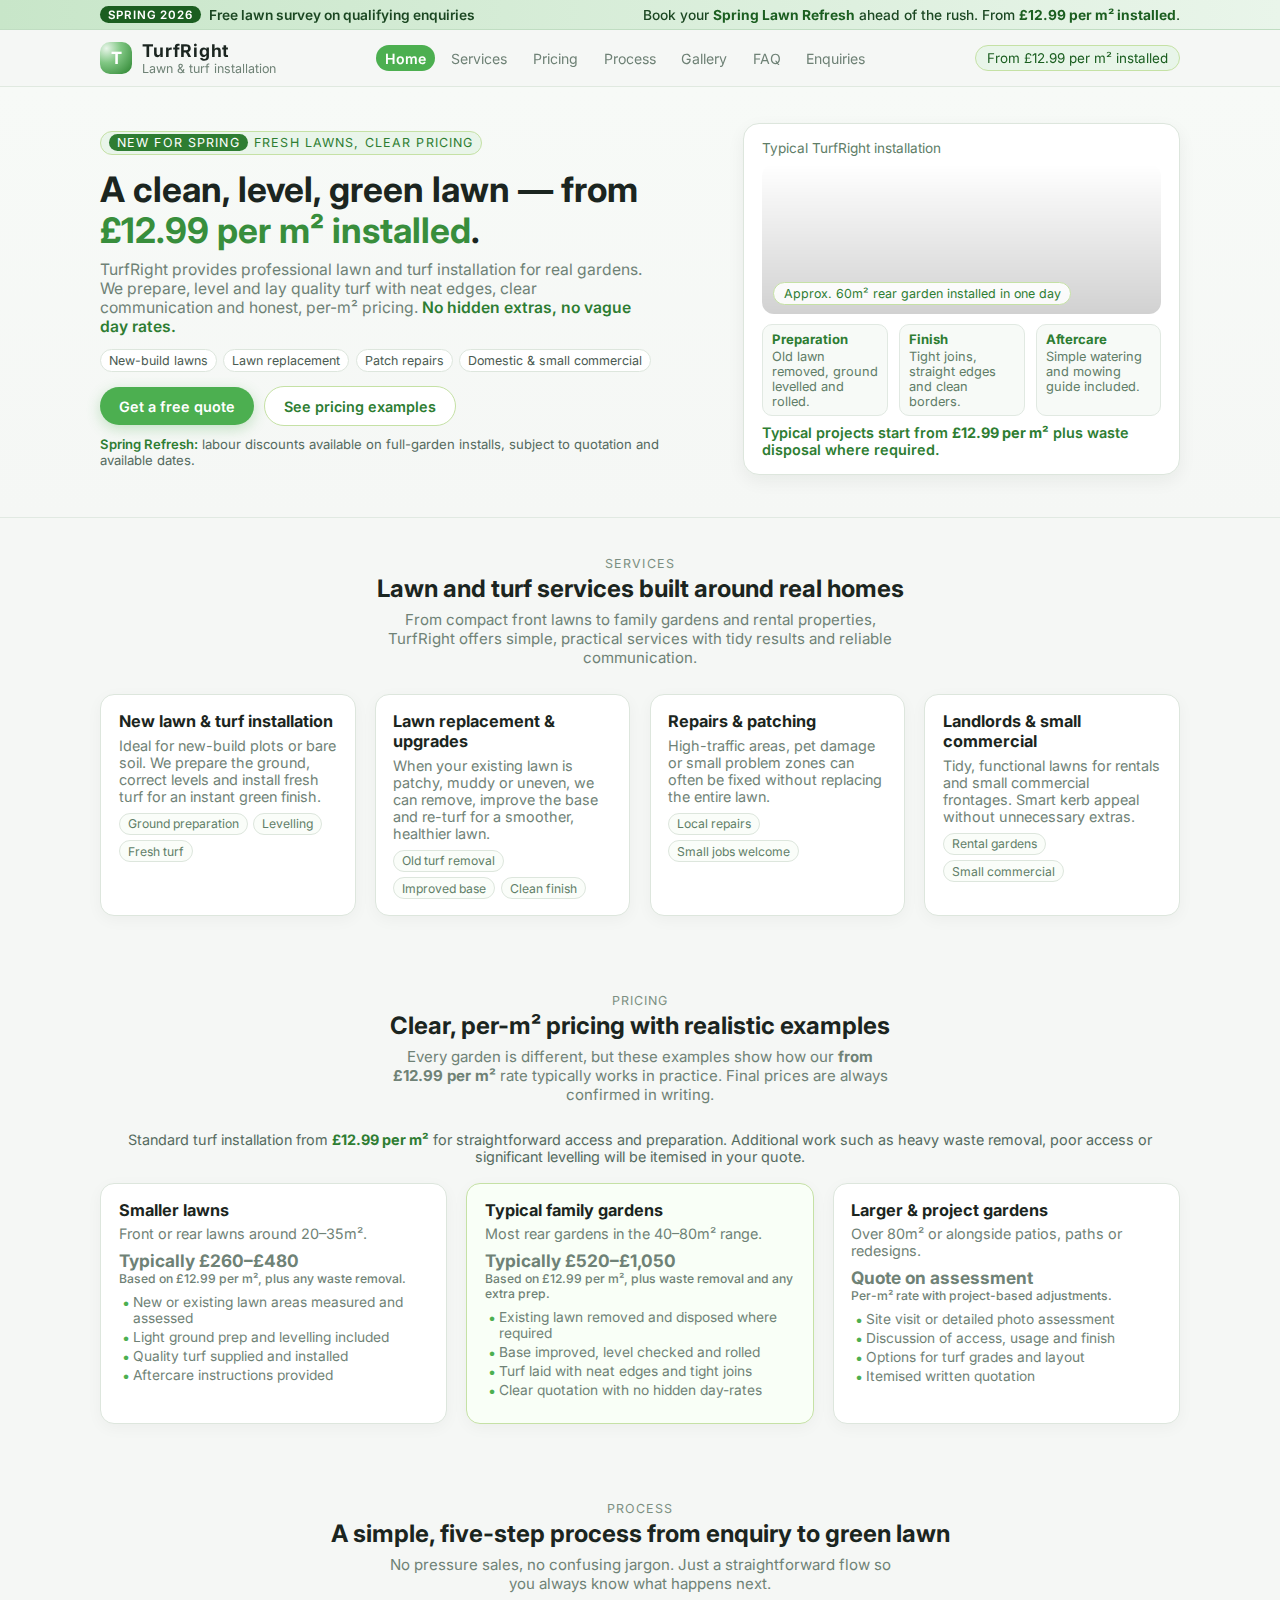
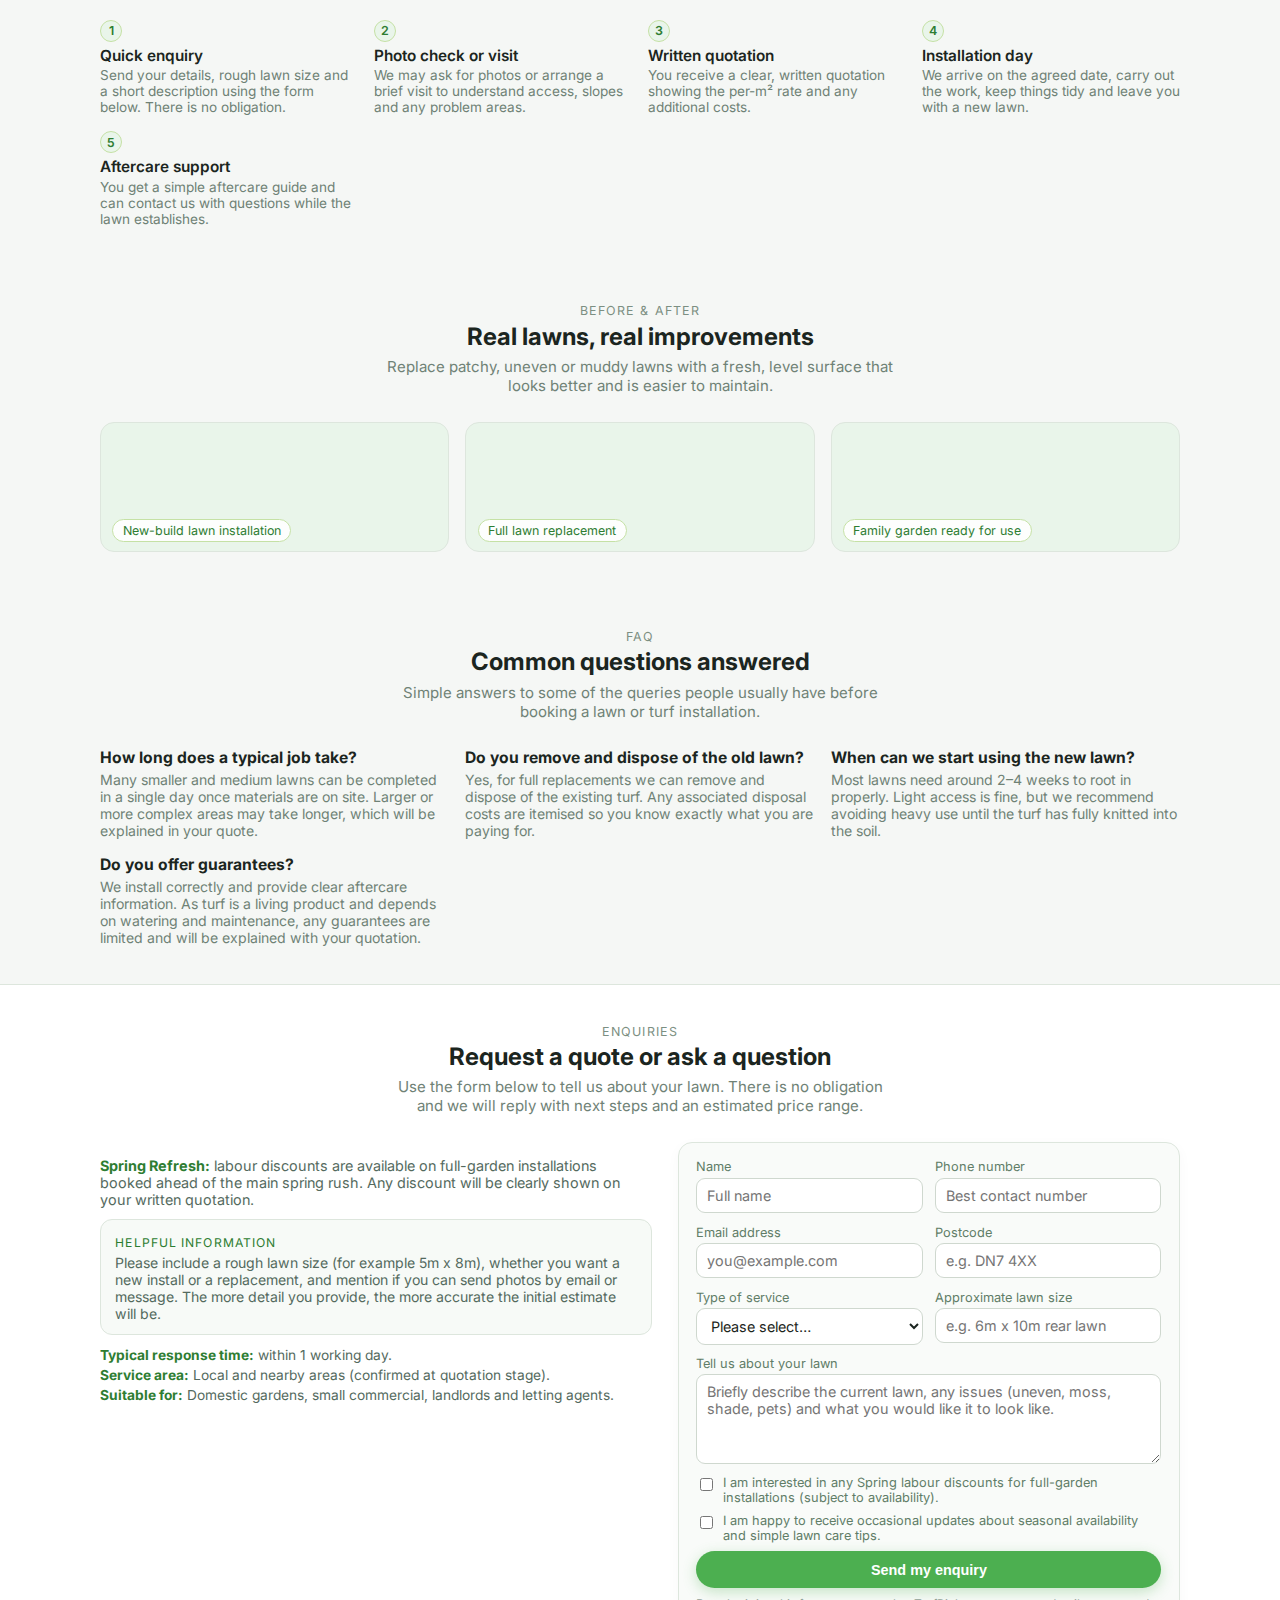
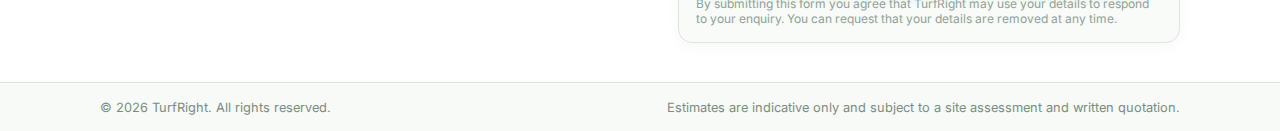
<file: index.html>
<!DOCTYPE html>
<html lang="en">
<head>
  <meta charset="UTF-8" />
  <meta name="viewport" content="width=device-width, initial-scale=1.0" />
  <title>TurfRight — Professional Lawn & Turf Installation</title>
  <meta name="description" content="TurfRight provides professional lawn and turf installation, replacement and repairs. From £12.99 per m² installed with clear, honest pricing and a Spring Refresh promotion." />
  <link href="https://fonts.googleapis.com/css2?family=Inter:wght@400;500;600;700&display=swap" rel="stylesheet" />
  <style>
    :root{
      --bg:#f5f7f5;
      --bg-soft:#e9f5ea;
      --accent:#4caf50;
      --accent-dark:#388e3c;
      --accent-soft:#d7f0da;
      --text:#1b2520;
      --muted:#6f8276;
      --card:#ffffff;
      --border:#dde6dd;
      --danger:#e67e22;
    }

    *{box-sizing:border-box;}

    html,body{
      margin:0;
      padding:0;
      font-family:"Inter",system-ui,-apple-system,BlinkMacSystemFont,"Segoe UI",sans-serif;
      background:var(--bg);
      color:var(--text);
      scroll-behavior:smooth;
    }

    a{color:inherit;text-decoration:none;}
    img{max-width:100%;display:block;}

    .container{
      width:100%;
      max-width:1120px;
      margin:0 auto;
      padding:0 1.25rem;
    }

    /* HEADER */

    header{
      position:sticky;
      top:0;
      z-index:40;
      background:rgba(245,247,245,0.96);
      backdrop-filter:blur(10px);
      border-bottom:1px solid rgba(222,231,222,0.9);
    }

    .top-bar{
      background:linear-gradient(90deg,#c8e6c9,#e9f5ea);
      font-size:0.86rem;
      color:#1b4722;
      border-bottom:1px solid #c0ddc2;
    }

    .top-bar-inner{
      max-width:1120px;
      margin:0 auto;
      padding:0.4rem 1.25rem;
      display:flex;
      flex-wrap:wrap;
      align-items:center;
      justify-content:space-between;
      gap:0.6rem;
    }

    .top-bar-highlight{
      font-weight:600;
      display:flex;
      align-items:center;
      gap:0.5rem;
    }

    .top-bar-highlight span.badge{
      background:#1b5e20;
      color:#ffffff;
      padding:0.08rem 0.5rem;
      border-radius:999px;
      font-size:0.72rem;
      text-transform:uppercase;
      letter-spacing:0.08em;
    }

    .top-bar-offer{
      font-weight:500;
    }

    .top-bar-offer strong{
      color:#1b5e20;
    }

    .nav-row{
      max-width:1120px;
      margin:0 auto;
      padding:0.6rem 1.25rem;
      display:flex;
      align-items:center;
      justify-content:space-between;
      gap:1rem;
    }

    .brand{
      display:flex;
      align-items:center;
      gap:0.6rem;
    }

    .brand-mark{
      width:32px;
      height:32px;
      border-radius:10px;
      background:radial-gradient(circle at 20% 20%,#e8f5e9 0,#81c784 40%,#388e3c 90%);
      display:flex;
      align-items:center;
      justify-content:center;
      font-weight:700;
      font-size:1.05rem;
      color:#ffffff;
    }

    .brand-main{
      font-weight:700;
      font-size:1.1rem;
      letter-spacing:0.04em;
    }

    .brand-sub{
      font-size:0.78rem;
      color:var(--muted);
    }

    nav ul{
      display:flex;
      flex-wrap:wrap;
      gap:0.5rem;
      list-style:none;
      padding:0;
      margin:0;
      font-size:0.88rem;
    }

    nav a{
      padding:0.3rem 0.55rem;
      border-radius:999px;
      color:var(--muted);
      transition:background 0.15s,color 0.15s;
    }

    nav a:hover{
      background:var(--bg-soft);
      color:var(--text);
    }

    nav a.active{
      background:var(--accent);
      color:#ffffff;
      font-weight:600;
    }

    .nav-cta{
      font-size:0.84rem;
      color:#1b5e20;
      background:#e8f5e9;
      border-radius:999px;
      padding:0.25rem 0.7rem;
      border:1px solid #c5e1a5;
      white-space:nowrap;
    }

    @media(max-width:860px){
      .nav-row{
        flex-direction:column;
        align-items:flex-start;
      }
      .nav-cta{align-self:flex-end;}
    }

    /* HERO */

    .hero{
      padding:2.3rem 0 2.6rem;
      background:linear-gradient(180deg,#f7faf7,#f5f7f5);
      border-bottom:1px solid #e1e9e2;
    }

    .hero-grid{
      display:grid;
      grid-template-columns:minmax(0,1.4fr) minmax(0,1fr);
      gap:2rem;
      align-items:center;
    }

    @media(max-width:880px){
      .hero-grid{
        grid-template-columns:1fr;
      }
    }

    .eyebrow{
      display:inline-flex;
      align-items:center;
      gap:0.4rem;
      padding:0.16rem 0.5rem;
      border-radius:999px;
      background:#e9f5ea;
      border:1px solid #c5e1a5;
      font-size:0.78rem;
      text-transform:uppercase;
      letter-spacing:0.09em;
      color:#2e7d32;
      margin-bottom:0.9rem;
    }

    .eyebrow span.tag{
      background:#2e7d32;
      color:#ffffff;
      padding:0.06rem 0.5rem;
      border-radius:999px;
    }

    .hero h1{
      font-size:2.2rem;
      line-height:1.15;
      margin:0 0 0.6rem;
    }

    .hero h1 span.highlight{
      color:var(--accent-dark);
    }

    .hero-lead{
      margin:0 0 0.8rem;
      font-size:0.98rem;
      color:var(--muted);
      max-width:34rem;
    }

    .hero-lead strong{
      color:#2e7d32;
      font-weight:600;
    }

    .hero-pills{
      display:flex;
      flex-wrap:wrap;
      gap:0.4rem;
      font-size:0.78rem;
      margin-bottom:0.9rem;
    }

    .hero-pills span{
      padding:0.2rem 0.5rem;
      border-radius:999px;
      background:#ffffff;
      border:1px solid #dde6dd;
      color:#4b5b52;
    }

    .hero-cta-row{
      display:flex;
      flex-wrap:wrap;
      gap:0.6rem;
      align-items:center;
      margin-bottom:0.6rem;
    }

    .btn{
      display:inline-flex;
      align-items:center;
      justify-content:center;
      border-radius:999px;
      padding:0.65rem 1.2rem;
      font-size:0.9rem;
      font-weight:600;
      border:none;
      cursor:pointer;
      transition:background 0.15s,box-shadow 0.15s,transform 0.1s,color 0.15s;
      white-space:nowrap;
    }

    .btn-primary{
      background:var(--accent);
      color:#ffffff;
      box-shadow:0 4px 14px rgba(76,175,80,0.3);
    }

    .btn-primary:hover{
      background:var(--accent-dark);
      transform:translateY(-1px);
      box-shadow:0 7px 20px rgba(56,142,60,0.34);
    }

    .btn-outline{
      background:#ffffff;
      color:#2e7d32;
      border:1px solid #c5e1a5;
    }

    .btn-outline:hover{
      background:#f1f8e9;
    }

    .hero-note{
      font-size:0.82rem;
      color:#546a5e;
    }

    .hero-note span{
      color:#2e7d32;
      font-weight:600;
    }

    .hero-card{
      background:#ffffff;
      border-radius:16px;
      padding:1rem 1.1rem;
      border:1px solid #dde6dd;
      box-shadow:0 6px 18px rgba(15,27,19,0.06);
    }

    .hero-tagline{
      font-size:0.85rem;
      color:#607d67;
      margin-bottom:0.5rem;
    }

    .hero-lawn{
      border-radius:12px;
      overflow:hidden;
      margin-bottom:0.6rem;
      background:
        linear-gradient(180deg,rgba(0,0,0,0),rgba(0,0,0,0.18)),
        url("https://images.unsplash.com/photo-1457296898342-cdd24585d095?auto=format&fit=crop&w=900&q=80") center/cover no-repeat;
      height:150px;
      position:relative;
    }

    .hero-lawn-label{
      position:absolute;
      left:0.7rem;
      bottom:0.6rem;
      background:rgba(255,255,255,0.88);
      font-size:0.78rem;
      padding:0.18rem 0.6rem;
      border-radius:999px;
      color:#2e7d32;
      border:1px solid #c5e1a5;
    }

    .hero-metrics{
      display:flex;
      flex-wrap:wrap;
      gap:0.7rem;
      font-size:0.8rem;
      color:#607d67;
    }

    .hero-metrics > div{
      padding:0.4rem 0.55rem;
      border-radius:10px;
      background:#f7faf7;
      border:1px solid #e1e9e2;
      flex:1 1 120px;
    }

    .hero-metrics strong{
      display:block;
      color:#2e7d32;
      margin-bottom:0.1rem;
      font-size:0.82rem;
    }

    .hero-price-tag{
      font-size:0.9rem;
      margin-top:0.5rem;
      color:#2e7d32;
      font-weight:600;
    }

    .hero-price-tag span{
      font-weight:700;
    }

    /* SECTION GENERIC */

    section{
      padding:2.4rem 0;
    }

    .section-header{
      text-align:center;
      margin-bottom:1.7rem;
    }

    .section-kicker{
      font-size:0.78rem;
      text-transform:uppercase;
      letter-spacing:0.09em;
      color:#7c8f82;
      margin-bottom:0.2rem;
    }

    .section-title{
      font-size:1.5rem;
      margin:0 0 0.4rem;
    }

    .section-subtitle{
      margin:0;
      font-size:0.94rem;
      color:var(--muted);
      max-width:32rem;
      margin-inline:auto;
    }

    .cards-grid{
      display:grid;
      grid-template-columns:repeat(auto-fit,minmax(230px,1fr));
      gap:1.2rem;
    }

    .card{
      background:var(--card);
      border-radius:14px;
      padding:1rem 1.1rem;
      border:1px solid var(--border);
      box-shadow:0 4px 16px rgba(7,17,10,0.04);
      font-size:0.9rem;
    }

    .card h3{
      margin:0 0 0.35rem;
      font-size:1.02rem;
    }

    .card p{
      margin:0 0 0.5rem;
      color:var(--muted);
    }

    .chip-row{
      display:flex;
      flex-wrap:wrap;
      gap:0.35rem;
      margin-top:0.2rem;
    }

    .chip{
      padding:0.16rem 0.5rem;
      border-radius:999px;
      border:1px solid #dde6dd;
      background:#fafdf9;
      font-size:0.76rem;
      color:#607d67;
    }

    /* PACKAGES / PRICING */

    .pricing-note{
      text-align:center;
      font-size:0.9rem;
      color:#546a5e;
      margin-bottom:1.1rem;
    }

    .pricing-note strong{
      color:#2e7d32;
    }

    .package-price{
      font-size:1.08rem;
      font-weight:700;
      margin:0.35rem 0 0.15rem;
    }

    .package-price span{
      display:block;
      font-size:0.76rem;
      font-weight:500;
      color:var(--muted);
    }

    .package-list{
      list-style:none;
      padding:0;
      margin:0.5rem 0 0.6rem;
      font-size:0.86rem;
      color:var(--muted);
    }

    .package-list li{
      padding-left:0.9rem;
      position:relative;
      margin-bottom:0.18rem;
    }

    .package-list li::before{
      content:"•";
      position:absolute;
      left:0.2rem;
      top:0;
      color:#4caf50;
      font-size:0.9rem;
    }

    .card.highlight{
      border-color:#c5e1a5;
      background:#f9fff7;
    }

    /* PROCESS */

    .process-steps{
      display:grid;
      grid-template-columns:repeat(auto-fit,minmax(210px,1fr));
      gap:1rem;
      margin-top:0.6rem;
    }

    .step-badge{
      width:22px;
      height:22px;
      border-radius:999px;
      background:#e9f5ea;
      border:1px solid #c5e1a5;
      display:flex;
      align-items:center;
      justify-content:center;
      font-size:0.78rem;
      margin-bottom:0.25rem;
      color:#2e7d32;
      font-weight:600;
    }

    .step-title{
      font-size:0.96rem;
      font-weight:600;
      margin-bottom:0.15rem;
    }

    .step-text{
      font-size:0.85rem;
      color:var(--muted);
      margin:0;
    }

    /* GALLERY */

    .gallery-grid{
      display:grid;
      grid-template-columns:repeat(auto-fit,minmax(220px,1fr));
      gap:1rem;
    }

    .gallery-item{
      border-radius:14px;
      overflow:hidden;
      border:1px solid #dde6dd;
      background:#e9f5ea;
      min-height:130px;
      position:relative;
    }

    .gallery-label{
      position:absolute;
      left:0.7rem;
      bottom:0.6rem;
      background:rgba(255,255,255,0.9);
      padding:0.18rem 0.6rem;
      border-radius:999px;
      font-size:0.78rem;
      color:#2e7d32;
      border:1px solid #c5e1a5;
    }

    /* FAQ */

    .faq-grid{
      display:grid;
      grid-template-columns:repeat(auto-fit,minmax(260px,1fr));
      gap:1rem;
      margin-top:0.4rem;
      font-size:0.88rem;
    }

    .faq-item h3{
      font-size:0.98rem;
      margin:0 0 0.25rem;
    }

    .faq-item p{
      margin:0;
      color:var(--muted);
    }

    /* ORDER / CONTACT */

    .order-section{
      background:#ffffff;
      border-top:1px solid #dde6dd;
    }

    .order-layout{
      display:grid;
      grid-template-columns:minmax(0,1.1fr) minmax(0,1fr);
      gap:1.6rem;
      align-items:flex-start;
    }

    @media(max-width:880px){
      .order-layout{
        grid-template-columns:1fr;
      }
    }

    .order-highlight{
      font-size:0.9rem;
      color:#546a5e;
      margin-bottom:0.7rem;
    }

    .order-highlight strong{
      color:#2e7d32;
    }

    .order-callout{
      background:#f7faf7;
      border-radius:12px;
      border:1px solid #dde6dd;
      padding:0.8rem 0.9rem;
      font-size:0.88rem;
      color:#546a5e;
      margin-bottom:0.75rem;
    }

    .order-callout span.badge{
      display:inline-block;
      margin-bottom:0.25rem;
      font-size:0.76rem;
      text-transform:uppercase;
      letter-spacing:0.09em;
      color:#2e7d32;
    }

    .contact-meta{
      font-size:0.86rem;
      color:#546a5e;
    }

    .contact-meta div{
      margin-bottom:0.25rem;
    }

    .contact-meta strong{
      color:#2e7d32;
    }

    form{
      background:#f9fbf9;
      border-radius:14px;
      border:1px solid #dde6dd;
      padding:1rem 1.1rem;
      font-size:0.9rem;
      box-shadow:0 4px 14px rgba(9,18,11,0.03);
    }

    .form-grid{
      display:grid;
      grid-template-columns:repeat(2,minmax(0,1fr));
      gap:0.75rem;
    }

    @media(max-width:640px){
      .form-grid{
        grid-template-columns:1fr;
      }
    }

    .form-field{
      display:flex;
      flex-direction:column;
      gap:0.2rem;
    }

    label{
      font-size:0.8rem;
      color:#607d67;
    }

    input,select,textarea{
      border-radius:9px;
      border:1px solid #cfd8cf;
      background:#ffffff;
      color:var(--text);
      padding:0.5rem 0.6rem;
      font-family:inherit;
      font-size:0.9rem;
      outline:none;
      transition:border 0.12s,box-shadow 0.12s;
    }

    input:focus,select:focus,textarea:focus{
      border-color:#4caf50;
      box-shadow:0 0 0 1px rgba(76,175,80,0.25);
    }

    textarea{
      min-height:90px;
      resize:vertical;
    }

    .form-footer{
      display:flex;
      flex-direction:column;
      gap:0.5rem;
      margin-top:0.7rem;
    }

    .form-checkbox{
      display:flex;
      align-items:flex-start;
      gap:0.4rem;
      font-size:0.78rem;
      color:#607d67;
    }

    .form-checkbox input{
      margin-top:0.15rem;
      width:auto;
    }

    .disclaimer{
      font-size:0.75rem;
      color:#90a196;
    }

    /* FOOTER */

    footer{
      padding:1.1rem 0 1rem;
      border-top:1px solid #dde6dd;
      font-size:0.8rem;
      color:#7b8d82;
      background:#f7faf7;
    }

    .footer-inner{
      max-width:1120px;
      margin:0 auto;
      padding:0 1.25rem;
      display:flex;
      flex-wrap:wrap;
      justify-content:space-between;
      gap:0.5rem;
      align-items:center;
    }

    .footer-inner a{
      color:#607d67;
      text-decoration:underline;
      text-underline-offset:0.12em;
    }
  </style>
</head>
<body>

  <!-- HEADER -->
  <header>
    <div class="top-bar">
      <div class="top-bar-inner">
        <div class="top-bar-highlight">
          <span class="badge">Spring 2026</span>
          Free lawn survey on qualifying enquiries
        </div>
        <div class="top-bar-offer">
          Book your <strong>Spring Lawn Refresh</strong> ahead of the rush. From <strong>£12.99 per m² installed</strong>.
        </div>
      </div>
    </div>

    <div class="nav-row">
      <div class="brand">
        <div class="brand-mark">T</div>
        <div>
          <div class="brand-main">TurfRight</div>
          <div class="brand-sub">Lawn & turf installation</div>
        </div>
      </div>

      <nav aria-label="Main navigation">
        <ul>
          <li><a href="#hero" class="active">Home</a></li>
          <li><a href="#services">Services</a></li>
          <li><a href="#pricing">Pricing</a></li>
          <li><a href="#process">Process</a></li>
          <li><a href="#gallery">Gallery</a></li>
          <li><a href="#faq">FAQ</a></li>
          <li><a href="#order">Enquiries</a></li>
        </ul>
      </nav>

      <div class="nav-cta">
        From £12.99 per m² installed
      </div>
    </div>
  </header>

  <!-- HERO -->
  <section class="hero" id="hero">
    <div class="container hero-grid">
      <div>
        <div class="eyebrow">
          <span class="tag">New for Spring</span>
          Fresh lawns, clear pricing
        </div>
        <h1>
          A clean, level, green lawn — from <span class="highlight">£12.99 per m² installed</span>.
        </h1>
        <p class="hero-lead">
          TurfRight provides professional lawn and turf installation for real gardens. We prepare, level and lay quality turf with neat edges, clear communication and honest, per-m² pricing. <strong>No hidden extras, no vague day rates.</strong>
        </p>
        <div class="hero-pills">
          <span>New-build lawns</span>
          <span>Lawn replacement</span>
          <span>Patch repairs</span>
          <span>Domestic & small commercial</span>
        </div>
        <div class="hero-cta-row">
          <a href="#order" class="btn btn-primary">Get a free quote</a>
          <a href="#pricing" class="btn btn-outline">See pricing examples</a>
        </div>
        <div class="hero-note">
          <span>Spring Refresh:</span> labour discounts available on full-garden installs, subject to quotation and available dates.
        </div>
      </div>

      <div>
        <div class="hero-card">
          <div class="hero-tagline">Typical TurfRight installation</div>
          <div class="hero-lawn">
            <div class="hero-lawn-label">Approx. 60m² rear garden installed in one day</div>
          </div>
          <div class="hero-metrics">
            <div>
              <strong>Preparation</strong>
              Old lawn removed, ground levelled and rolled.
            </div>
            <div>
              <strong>Finish</strong>
              Tight joins, straight edges and clean borders.
            </div>
            <div>
              <strong>Aftercare</strong>
              Simple watering and mowing guide included.
            </div>
          </div>
          <div class="hero-price-tag">
            Typical projects start from <span>£12.99 per m²</span> plus waste disposal where required.
          </div>
        </div>
      </div>
    </div>
  </section>

  <!-- SERVICES -->
  <section id="services">
    <div class="container">
      <div class="section-header">
        <div class="section-kicker">Services</div>
        <h2 class="section-title">Lawn and turf services built around real homes</h2>
        <p class="section-subtitle">
          From compact front lawns to family gardens and rental properties, TurfRight offers simple, practical services with tidy results and reliable communication.
        </p>
      </div>

      <div class="cards-grid">
        <article class="card">
          <h3>New lawn & turf installation</h3>
          <p>
            Ideal for new-build plots or bare soil. We prepare the ground, correct levels and install fresh turf for an instant green finish.
          </p>
          <div class="chip-row">
            <span class="chip">Ground preparation</span>
            <span class="chip">Levelling</span>
            <span class="chip">Fresh turf</span>
          </div>
        </article>

        <article class="card">
          <h3>Lawn replacement & upgrades</h3>
          <p>
            When your existing lawn is patchy, muddy or uneven, we can remove, improve the base and re-turf for a smoother, healthier lawn.
          </p>
          <div class="chip-row">
            <span class="chip">Old turf removal</span>
            <span class="chip">Improved base</span>
            <span class="chip">Clean finish</span>
          </div>
        </article>

        <article class="card">
          <h3>Repairs & patching</h3>
          <p>
            High-traffic areas, pet damage or small problem zones can often be fixed without replacing the entire lawn.
          </p>
          <div class="chip-row">
            <span class="chip">Local repairs</span>
            <span class="chip">Small jobs welcome</span>
          </div>
        </article>

        <article class="card">
          <h3>Landlords & small commercial</h3>
          <p>
            Tidy, functional lawns for rentals and small commercial frontages. Smart kerb appeal without unnecessary extras.
          </p>
          <div class="chip-row">
            <span class="chip">Rental gardens</span>
            <span class="chip">Small commercial</span>
          </div>
        </article>
      </div>
    </div>
  </section>

  <!-- PRICING -->
  <section id="pricing">
    <div class="container">
      <div class="section-header">
        <div class="section-kicker">Pricing</div>
        <h2 class="section-title">Clear, per-m² pricing with realistic examples</h2>
        <p class="section-subtitle">
          Every garden is different, but these examples show how our <strong>from £12.99 per m²</strong> rate typically works in practice. Final prices are always confirmed in writing.
        </p>
      </div>

      <p class="pricing-note">
        Standard turf installation from <strong>£12.99 per m²</strong> for straightforward access and preparation. Additional work such as heavy waste removal, poor access or significant levelling will be itemised in your quote.
      </p>

      <div class="cards-grid">
        <article class="card">
          <h3>Smaller lawns</h3>
          <p>Front or rear lawns around 20–35m².</p>
          <p class="package-price">
            Typically £260–£480
            <span>Based on £12.99 per m², plus any waste removal.</span>
          </p>
          <ul class="package-list">
            <li>New or existing lawn areas measured and assessed</li>
            <li>Light ground prep and levelling included</li>
            <li>Quality turf supplied and installed</li>
            <li>Aftercare instructions provided</li>
          </ul>
        </article>

        <article class="card highlight">
          <h3>Typical family gardens</h3>
          <p>Most rear gardens in the 40–80m² range.</p>
          <p class="package-price">
            Typically £520–£1,050
            <span>Based on £12.99 per m², plus waste removal and any extra prep.</span>
          </p>
          <ul class="package-list">
            <li>Existing lawn removed and disposed where required</li>
            <li>Base improved, level checked and rolled</li>
            <li>Turf laid with neat edges and tight joins</li>
            <li>Clear quotation with no hidden day-rates</li>
          </ul>
        </article>

        <article class="card">
          <h3>Larger & project gardens</h3>
          <p>Over 80m² or alongside patios, paths or redesigns.</p>
          <p class="package-price">
            Quote on assessment
            <span>Per-m² rate with project-based adjustments.</span>
          </p>
          <ul class="package-list">
            <li>Site visit or detailed photo assessment</li>
            <li>Discussion of access, usage and finish</li>
            <li>Options for turf grades and layout</li>
            <li>Itemised written quotation</li>
          </ul>
        </article>
      </div>
    </div>
  </section>

  <!-- PROCESS -->
  <section id="process">
    <div class="container">
      <div class="section-header">
        <div class="section-kicker">Process</div>
        <h2 class="section-title">A simple, five-step process from enquiry to green lawn</h2>
        <p class="section-subtitle">
          No pressure sales, no confusing jargon. Just a straightforward flow so you always know what happens next.
        </p>
      </div>

      <div class="process-steps">
        <div>
          <div class="step-badge">1</div>
          <div class="step-title">Quick enquiry</div>
          <p class="step-text">Send your details, rough lawn size and a short description using the form below. There is no obligation.</p>
        </div>
        <div>
          <div class="step-badge">2</div>
          <div class="step-title">Photo check or visit</div>
          <p class="step-text">We may ask for photos or arrange a brief visit to understand access, slopes and any problem areas.</p>
        </div>
        <div>
          <div class="step-badge">3</div>
          <div class="step-title">Written quotation</div>
          <p class="step-text">You receive a clear, written quotation showing the per-m² rate and any additional costs.</p>
        </div>
        <div>
          <div class="step-badge">4</div>
          <div class="step-title">Installation day</div>
          <p class="step-text">We arrive on the agreed date, carry out the work, keep things tidy and leave you with a new lawn.</p>
        </div>
        <div>
          <div class="step-badge">5</div>
          <div class="step-title">Aftercare support</div>
          <p class="step-text">You get a simple aftercare guide and can contact us with questions while the lawn establishes.</p>
        </div>
      </div>
    </div>
  </section>

  <!-- GALLERY -->
  <section id="gallery">
    <div class="container">
      <div class="section-header">
        <div class="section-kicker">Before & after</div>
        <h2 class="section-title">Real lawns, real improvements</h2>
        <p class="section-subtitle">
          Replace patchy, uneven or muddy lawns with a fresh, level surface that looks better and is easier to maintain.
        </p>
      </div>

      <div class="gallery-grid">
        <div class="gallery-item" style="background-image:url('https://images.unsplash.com/photo-1597262975002-c5c3b14bbd62?auto=format&fit=crop&w=900&q=80');background-size:cover;background-position:center;">
          <div class="gallery-label">New-build lawn installation</div>
        </div>
        <div class="gallery-item" style="background-image:url('https://images.unsplash.com/photo-1597262974602-836bbc8d5205?auto=format&fit=crop&w=900&q=80');background-size:cover;background-position:center;">
          <div class="gallery-label">Full lawn replacement</div>
        </div>
        <div class="gallery-item" style="background-image:url('https://images.unsplash.com/photo-1597262974473-9fa58f75ae1e?auto=format&fit=crop&w=900&q=80');background-size:cover;background-position:center;">
          <div class="gallery-label">Family garden ready for use</div>
        </div>
      </div>
    </div>
  </section>

  <!-- FAQ -->
  <section id="faq">
    <div class="container">
      <div class="section-header">
        <div class="section-kicker">FAQ</div>
        <h2 class="section-title">Common questions answered</h2>
        <p class="section-subtitle">
          Simple answers to some of the queries people usually have before booking a lawn or turf installation.
        </p>
      </div>

      <div class="faq-grid">
        <div class="faq-item">
          <h3>How long does a typical job take?</h3>
          <p>Many smaller and medium lawns can be completed in a single day once materials are on site. Larger or more complex areas may take longer, which will be explained in your quote.</p>
        </div>
        <div class="faq-item">
          <h3>Do you remove and dispose of the old lawn?</h3>
          <p>Yes, for full replacements we can remove and dispose of the existing turf. Any associated disposal costs are itemised so you know exactly what you are paying for.</p>
        </div>
        <div class="faq-item">
          <h3>When can we start using the new lawn?</h3>
          <p>Most lawns need around 2–4 weeks to root in properly. Light access is fine, but we recommend avoiding heavy use until the turf has fully knitted into the soil.</p>
        </div>
        <div class="faq-item">
          <h3>Do you offer guarantees?</h3>
          <p>We install correctly and provide clear aftercare information. As turf is a living product and depends on watering and maintenance, any guarantees are limited and will be explained with your quotation.</p>
        </div>
      </div>
    </div>
  </section>

  <!-- ORDER & CONTACT -->
  <section id="order" class="order-section">
    <div class="container">
      <div class="section-header">
        <div class="section-kicker">Enquiries</div>
        <h2 class="section-title">Request a quote or ask a question</h2>
        <p class="section-subtitle">
          Use the form below to tell us about your lawn. There is no obligation and we will reply with next steps and an estimated price range.
        </p>
      </div>

      <div class="order-layout">
        <div>
          <p class="order-highlight">
            <strong>Spring Refresh:</strong> labour discounts are available on full-garden installations booked ahead of the main spring rush. Any discount will be clearly shown on your written quotation.
          </p>
          <div class="order-callout">
            <span class="badge">Helpful information</span><br />
            Please include a rough lawn size (for example 5m x 8m), whether you want a new install or a replacement, and mention if you can send photos by email or message. The more detail you provide, the more accurate the initial estimate will be.
          </div>
          <div class="contact-meta">
            <div><strong>Typical response time:</strong> within 1 working day.</div>
            <div><strong>Service area:</strong> Local and nearby areas (confirmed at quotation stage).</div>
            <div><strong>Suitable for:</strong> Domestic gardens, small commercial, landlords and letting agents.</div>
          </div>
        </div>

        <div>
          <!-- Replace the mailto email with your own address -->
          <form action="mailto:youremail@example.com" method="post" enctype="text/plain">
            <div class="form-grid">
              <div class="form-field">
                <label for="name">Name</label>
                <input id="name" name="Name" type="text" placeholder="Full name" required />
              </div>
              <div class="form-field">
                <label for="phone">Phone number</label>
                <input id="phone" name="Phone" type="tel" placeholder="Best contact number" required />
              </div>
              <div class="form-field">
                <label for="email">Email address</label>
                <input id="email" name="Email" type="email" placeholder="you@example.com" required />
              </div>
              <div class="form-field">
                <label for="postcode">Postcode</label>
                <input id="postcode" name="Postcode" type="text" placeholder="e.g. DN7 4XX" required />
              </div>
              <div class="form-field">
                <label for="service">Type of service</label>
                <select id="service" name="Service" required>
                  <option value="">Please select…</option>
                  <option value="New install">New lawn / turf install</option>
                  <option value="Full replacement">Full lawn replacement</option>
                  <option value="Repairs">Patch repairs / partial work</option>
                  <option value="Commercial">Commercial / landlord</option>
                  <option value="Other">Other / not sure</option>
                </select>
              </div>
              <div class="form-field">
                <label for="size">Approximate lawn size</label>
                <input id="size" name="Size" type="text" placeholder="e.g. 6m x 10m rear lawn" />
              </div>
            </div>

            <div class="form-field" style="margin-top:0.7rem;">
              <label for="message">Tell us about your lawn</label>
              <textarea id="message" name="Message" placeholder="Briefly describe the current lawn, any issues (uneven, moss, shade, pets) and what you would like it to look like."></textarea>
            </div>

            <div class="form-footer">
              <div class="form-checkbox">
                <input id="spring" type="checkbox" name="Spring offer" value="Yes" />
                <label for="spring">I am interested in any Spring labour discounts for full-garden installations (subject to availability).</label>
              </div>
              <div class="form-checkbox">
                <input id="updates" type="checkbox" name="Updates" value="Yes" />
                <label for="updates">I am happy to receive occasional updates about seasonal availability and simple lawn care tips.</label>
              </div>
              <button type="submit" class="btn btn-primary">Send my enquiry</button>
              <div class="disclaimer">
                By submitting this form you agree that TurfRight may use your details to respond to your enquiry. You can request that your details are removed at any time.
              </div>
            </div>
          </form>
        </div>
      </div>

    </div>
  </section>

  <!-- FOOTER -->
  <footer>
    <div class="footer-inner">
      <div>
        &copy; <span id="year"></span> TurfRight. All rights reserved.
      </div>
      <div>
        Estimates are indicative only and subject to a site assessment and written quotation.
      </div>
    </div>
  </footer>

  <script>
    document.getElementById('year').textContent = new Date().getFullYear();
  </script>
</body>
</html>
</file>
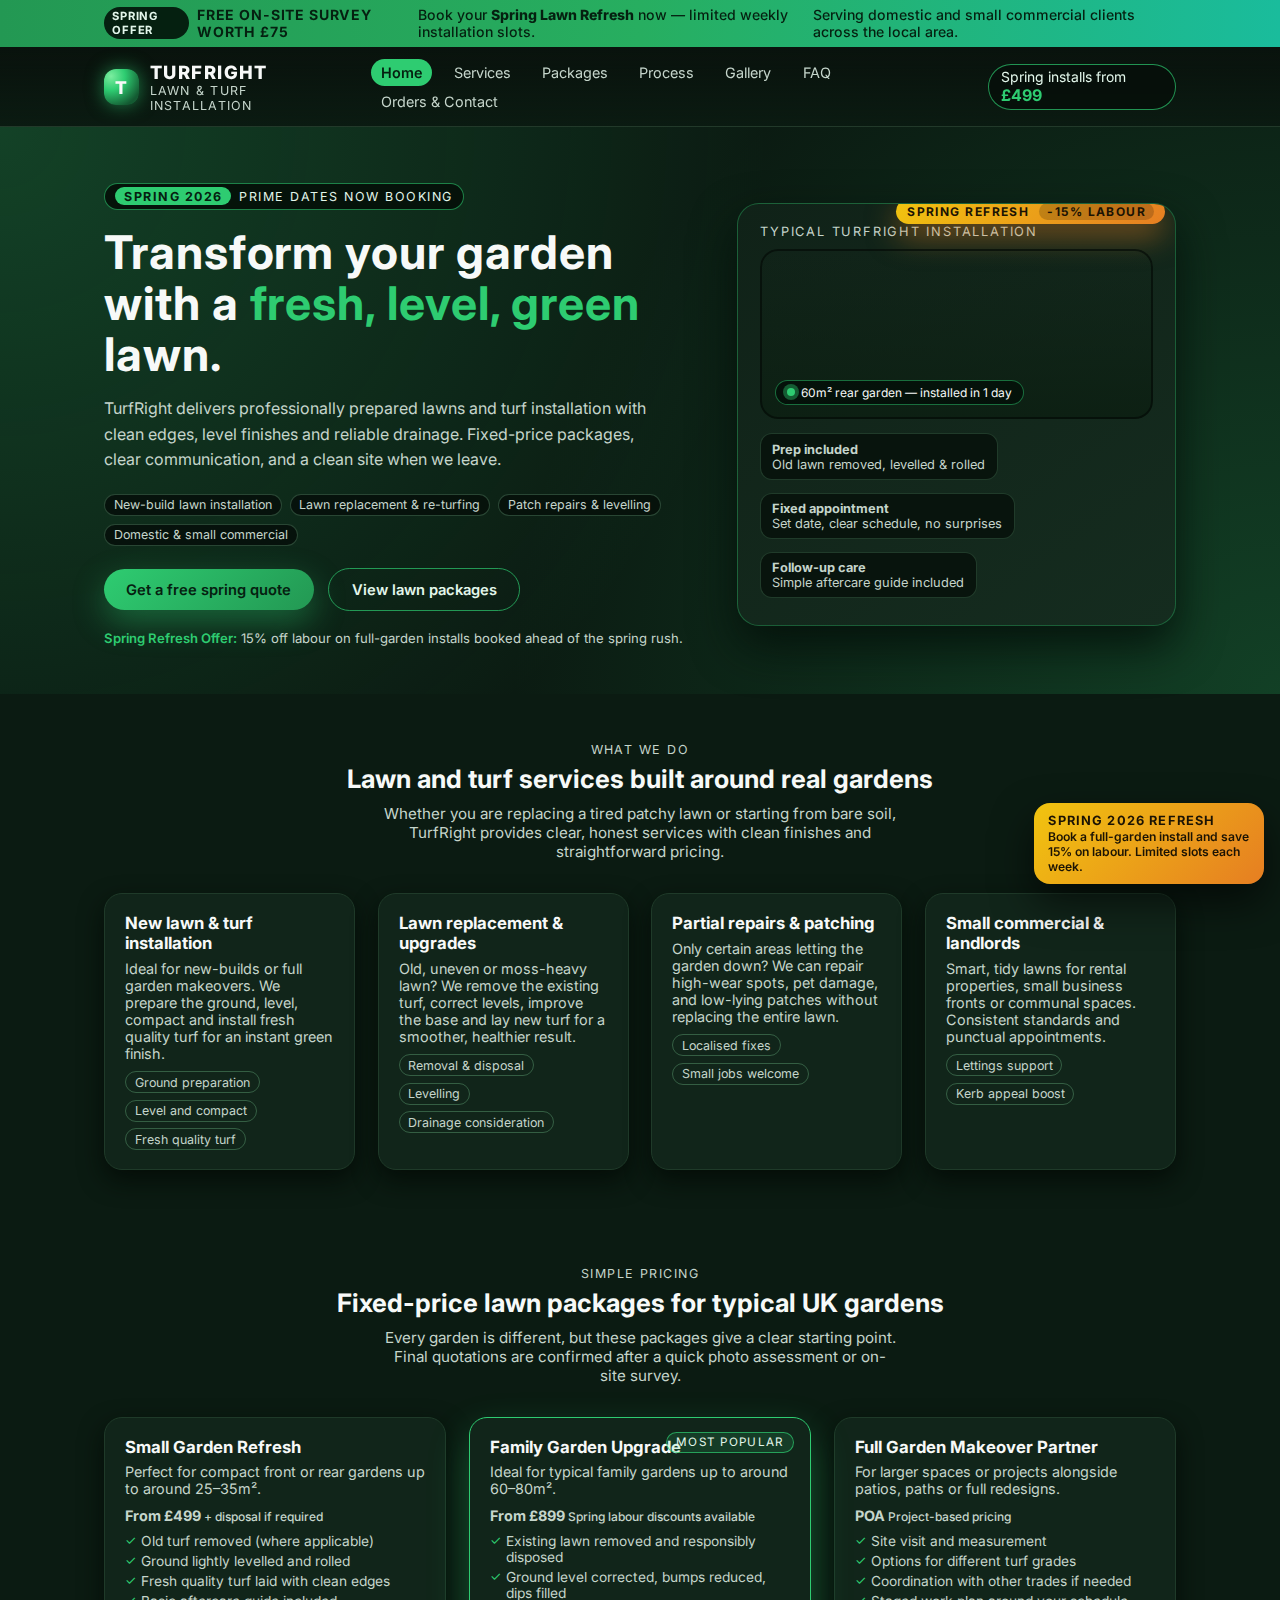
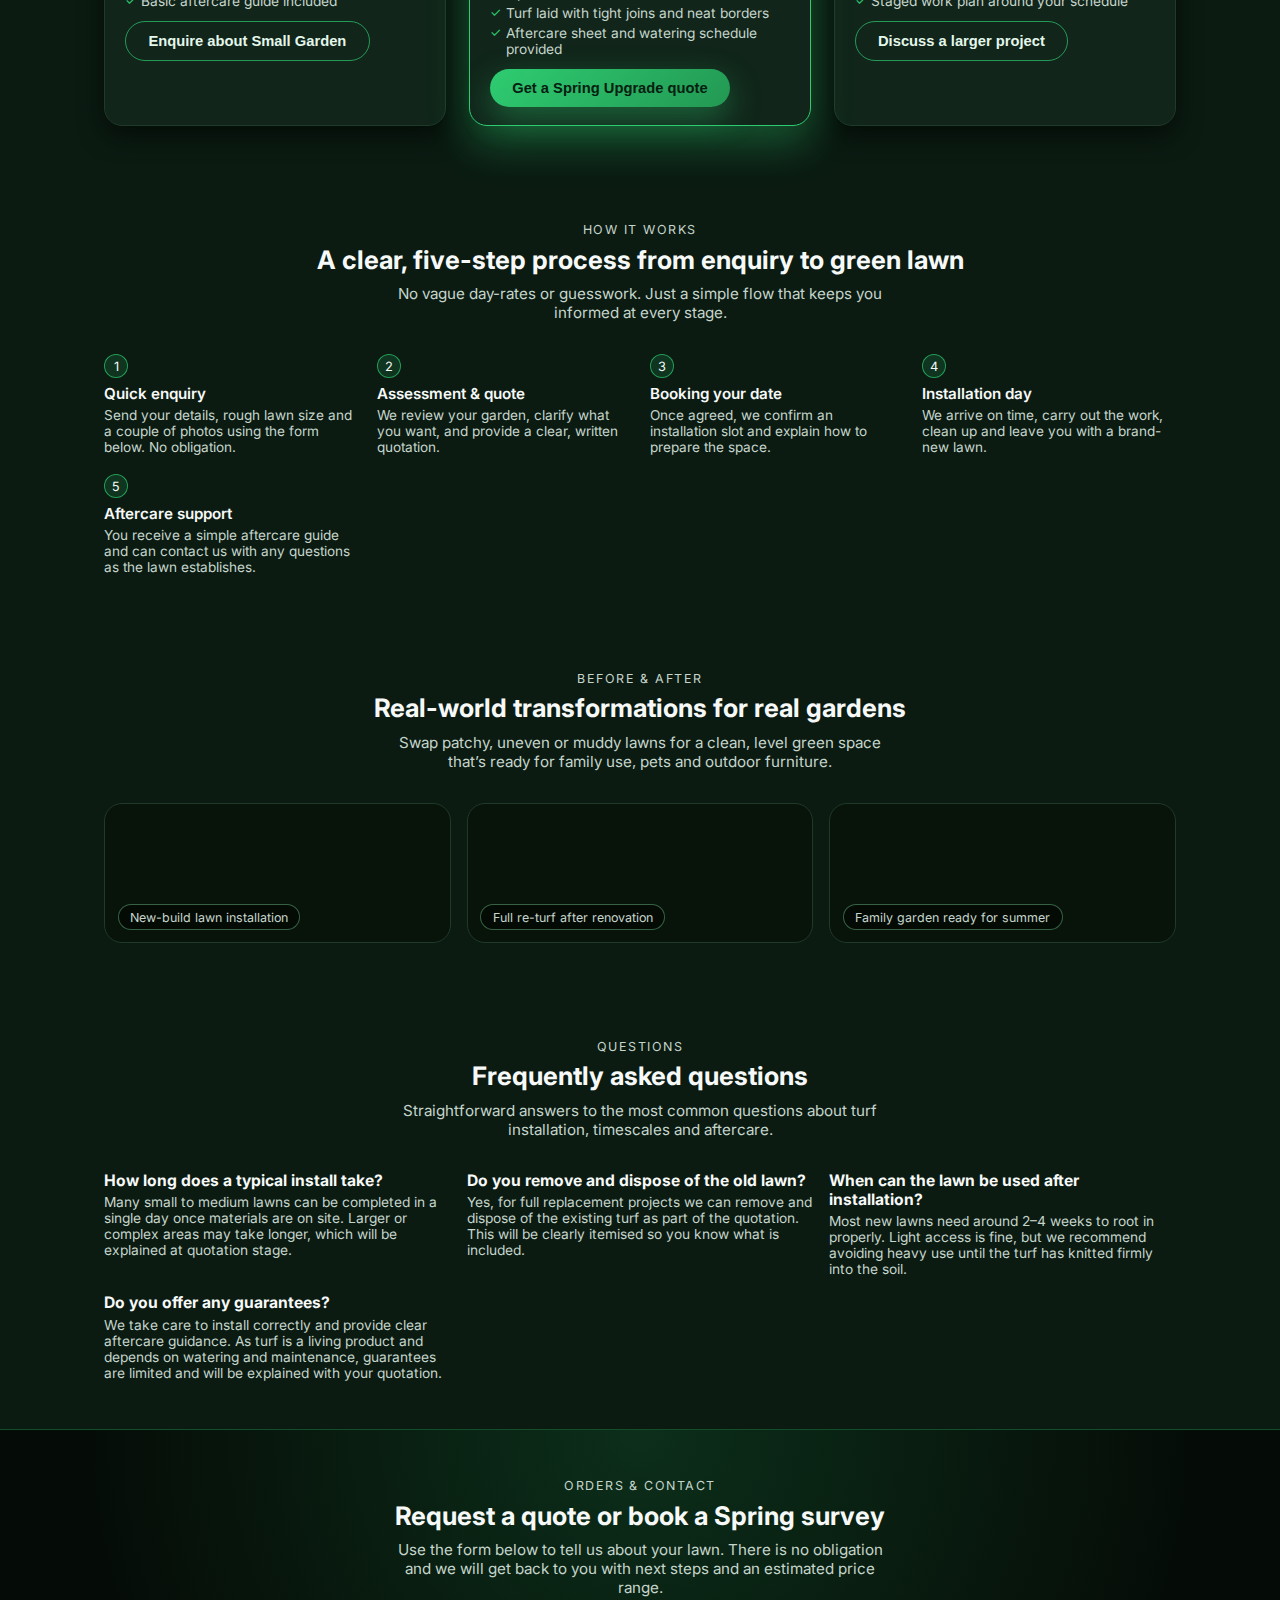
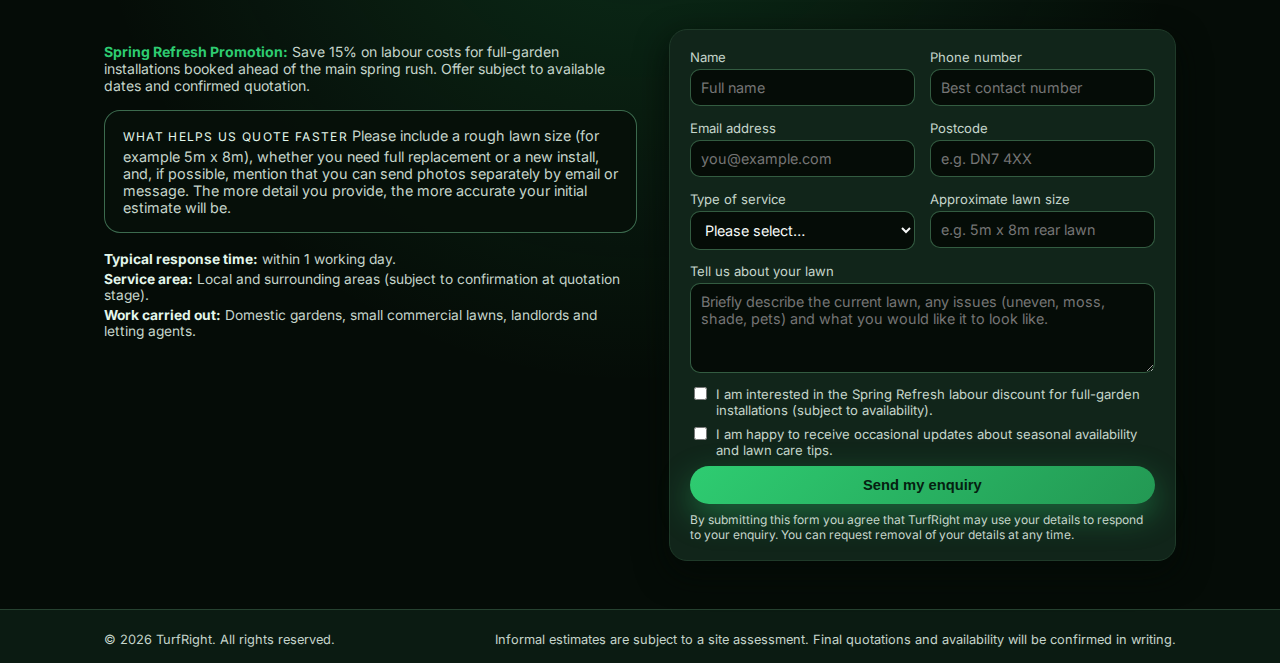
<file: turf-installation.html>
<!DOCTYPE html>
<html lang="en">
<head>
  <meta charset="UTF-8" />
  <meta name="viewport" content="width=device-width, initial-scale=1.0" />
  <title>TurfRight — Professional Lawn & Turf Installation</title>
  <meta name="description" content="TurfRight provides professional lawn and turf installation, replacement and repairs. Fixed-price packages, free quotes, and a limited-time Spring Refresh promotion." />
  <link href="https://fonts.googleapis.com/css2?family=Inter:wght@400;500;600;700;800&display=swap" rel="stylesheet" />
  <style>
    :root{
      --bg:#0b1b12;
      --accent:#2ecc71;
      --accent-dark:#239853;
      --accent-soft:#e3f7eb;
      --text:#f7f9f8;
      --muted:#c5d5cb;
      --card:#11251a;
      --border:#1f3a29;
      --danger:#e67e22;
    }

    *{box-sizing:border-box;}

    html,body{
      margin:0;
      padding:0;
      font-family:"Inter",system-ui,-apple-system,BlinkMacSystemFont,"Segoe UI",sans-serif;
      background:var(--bg);
      color:var(--text);
      scroll-behavior:smooth;
    }

    a{color:inherit;text-decoration:none;}
    img{max-width:100%;display:block;}

    .container{
      width:100%;
      max-width:1120px;
      margin:0 auto;
      padding:0 1.5rem;
    }

    /* HEADER */

    header{
      position:sticky;
      top:0;
      z-index:50;
      backdrop-filter:blur(14px);
      background:linear-gradient(to bottom,rgba(9,17,12,0.95),rgba(9,17,12,0.7),transparent);
      border-bottom:1px solid rgba(45,76,56,0.7);
    }

    .top-bar{
      background:linear-gradient(90deg,var(--accent-dark),#27ae60,#1abc9c);
      font-size:0.88rem;
      color:#052010;
    }

    .top-bar-inner{
      display:flex;
      justify-content:space-between;
      align-items:center;
      gap:1rem;
      padding:0.4rem 1.5rem;
    }

    .top-bar-highlight{
      font-weight:700;
      text-transform:uppercase;
      letter-spacing:0.06em;
      display:flex;
      align-items:center;
      gap:0.5rem;
    }

    .top-bar-highlight span.badge{
      background:#052010;
      color:var(--accent-soft);
      padding:0.12rem 0.5rem;
      border-radius:999px;
      font-size:0.7rem;
    }

    .top-bar-offer{
      font-weight:500;
    }

    .top-bar-offer strong{
      font-weight:800;
      color:#052010;
    }

    .top-bar-note{
      display:none;
      font-weight:500;
    }

    @media(min-width:800px){
      .top-bar-note{display:block;}
    }

    .nav-row{
      display:flex;
      align-items:center;
      justify-content:space-between;
      padding:0.9rem 1.5rem 0.8rem;
      gap:1.5rem;
    }

    .brand{
      display:flex;
      align-items:center;
      gap:0.7rem;
    }

    .brand-mark{
      width:36px;
      height:36px;
      border-radius:12px;
      background:radial-gradient(circle at 20% 20%,#7bed9f 0, #2ecc71 35%, #145a32 80%);
      display:flex;
      align-items:center;
      justify-content:center;
      font-weight:800;
      font-size:1.1rem;
      box-shadow:0 0 18px rgba(46,204,113,0.55);
    }

    .brand-text-main{
      font-weight:800;
      font-size:1.15rem;
      letter-spacing:0.08em;
      text-transform:uppercase;
    }

    .brand-text-sub{
      font-size:0.78rem;
      text-transform:uppercase;
      letter-spacing:0.1em;
      color:var(--muted);
    }

    nav ul{
      display:flex;
      flex-wrap:wrap;
      gap:0.75rem;
      list-style:none;
      padding:0;
      margin:0;
      font-size:0.9rem;
    }

    nav a{
      padding:0.3rem 0.6rem;
      border-radius:999px;
      color:var(--muted);
      transition:background 0.2s, color 0.2s, transform 0.1s;
    }

    nav a:hover{
      background:rgba(46,204,113,0.12);
      color:var(--text);
      transform:translateY(-1px);
    }

    nav a.active{
      background:var(--accent);
      color:#052010;
      font-weight:600;
    }

    .nav-cta{
      display:flex;
      align-items:center;
      gap:0.5rem;
      font-size:0.87rem;
    }

    .nav-cta .pill{
      border-radius:999px;
      border:1px solid rgba(46,204,113,0.7);
      padding:0.25rem 0.75rem;
      color:var(--accent-soft);
      background:rgba(6,16,11,0.95);
    }

    .nav-cta strong{
      color:var(--accent);
      font-weight:700;
      font-size:1rem;
    }

    @media(max-width:830px){
      .nav-row{
        flex-direction:column;
        align-items:flex-start;
      }
      nav ul{order:3;}
      .nav-cta{order:2;align-self:flex-end;}
    }

    /* HERO */

    .hero{
      padding:3.5rem 0 3rem;
      background:
        radial-gradient(circle at top left,rgba(46,204,113,0.22),transparent 55%),
        radial-gradient(circle at bottom right,rgba(39,174,96,0.25),transparent 55%);
    }

    .hero-grid{
      display:grid;
      grid-template-columns:minmax(0,1.35fr) minmax(0,1fr);
      gap:2.5rem;
      align-items:center;
    }

    @media(max-width:900px){
      .hero-grid{
        grid-template-columns:1fr;
      }
    }

    .eyebrow{
      display:inline-flex;
      align-items:center;
      gap:0.5rem;
      padding:0.2rem 0.65rem;
      border-radius:999px;
      background:rgba(4,16,9,0.92);
      border:1px solid rgba(46,204,113,0.6);
      font-size:0.78rem;
      text-transform:uppercase;
      letter-spacing:0.12em;
      color:var(--accent-soft);
      margin-bottom:1.1rem;
    }

    .eyebrow span.tag{
      background:var(--accent);
      color:#052010;
      padding:0.1rem 0.55rem;
      border-radius:999px;
      font-weight:700;
    }

    .hero h1{
      font-size:2.45rem;
      line-height:1.1;
      margin:0 0 0.75rem;
      letter-spacing:0.02em;
    }

    @media(min-width:900px){
      .hero h1{font-size:2.9rem;}
    }

    .hero h1 span.highlight{
      color:var(--accent);
    }

    .hero-lead{
      font-size:1rem;
      color:var(--muted);
      max-width:34rem;
      line-height:1.6;
      margin-bottom:1.3rem;
    }

    .hero-lead strong{
      color:var(--accent-soft);
      font-weight:600;
    }

    .hero-pills{
      display:flex;
      flex-wrap:wrap;
      gap:0.5rem;
      font-size:0.78rem;
      color:var(--muted);
      margin-bottom:1.4rem;
    }

    .hero-pills span{
      padding:0.16rem 0.55rem;
      border-radius:999px;
      background:rgba(6,18,11,0.96);
      border:1px solid rgba(45,76,56,0.9);
    }

    .hero-cta-row{
      display:flex;
      flex-wrap:wrap;
      gap:0.9rem;
      align-items:center;
      margin-bottom:1.2rem;
    }

    .btn{
      display:inline-flex;
      align-items:center;
      justify-content:center;
      border-radius:999px;
      padding:0.7rem 1.4rem;
      font-size:0.92rem;
      font-weight:600;
      border:none;
      cursor:pointer;
      transition:transform 0.12s, box-shadow 0.12s, background 0.12s, color 0.12s;
      white-space:nowrap;
    }

    .btn-primary{
      background:linear-gradient(135deg,var(--accent),var(--accent-dark));
      color:#052010;
      box-shadow:0 12px 32px rgba(46,204,113,0.38);
    }

    .btn-primary:hover{
      transform:translateY(-1px);
      box-shadow:0 18px 40px rgba(46,204,113,0.45);
    }

    .btn-outline{
      background:transparent;
      color:var(--accent-soft);
      border:1px solid rgba(46,204,113,0.7);
    }

    .btn-outline:hover{
      background:rgba(5,21,11,0.96);
      transform:translateY(-1px);
    }

    .hero-note{
      font-size:0.82rem;
      color:var(--muted);
    }

    .hero-note span{
      color:var(--accent);
      font-weight:600;
    }

    .hero-media{
      position:relative;
    }

    .hero-card{
      background:linear-gradient(145deg,#102218,#152c1f);
      border-radius:22px;
      padding:1.3rem 1.4rem 1.1rem;
      border:1px solid rgba(46,204,113,0.35);
      box-shadow:0 20px 45px rgba(4,15,9,0.85);
      position:relative;
      overflow:hidden;
    }

    .hero-tagline{
      font-size:0.8rem;
      text-transform:uppercase;
      letter-spacing:0.14em;
      color:var(--muted);
      margin-bottom:0.6rem;
    }

    .hero-lawn{
      height:170px;
      border-radius:18px;
      background:
        linear-gradient(180deg,rgba(12,31,18,0),rgba(12,31,18,0.9)),
        url("https://images.unsplash.com/photo-1457296898342-cdd24585d095?auto=format&fit=crop&w=1000&q=80") center/cover no-repeat;
      position:relative;
      overflow:hidden;
      margin-bottom:0.9rem;
    }

    .hero-lawn::after{
      content:"";
      position:absolute;
      inset:0;
      box-shadow:inset 0 0 0 2px rgba(4,12,7,0.7);
      border-radius:inherit;
    }

    .hero-lawn-label{
      position:absolute;
      left:0.9rem;
      bottom:0.9rem;
      background:rgba(4,15,8,0.85);
      border-radius:999px;
      padding:0.25rem 0.7rem;
      font-size:0.75rem;
      display:inline-flex;
      align-items:center;
      gap:0.4rem;
      border:1px solid rgba(46,204,113,0.5);
    }

    .hero-lawn-label span.dot{
      width:8px;
      height:8px;
      border-radius:50%;
      background:var(--accent);
      box-shadow:0 0 0 4px rgba(46,204,113,0.4);
    }

    .hero-metrics{
      display:flex;
      flex-wrap:wrap;
      gap:0.8rem;
      font-size:0.8rem;
      color:var(--muted);
      margin-bottom:0.6rem;
    }

    .hero-metrics > div{
      padding:0.45rem 0.7rem;
      border-radius:12px;
      background:#08140d;
      border:1px solid rgba(36,63,46,0.9);
    }

    .promo-pill{
      position:absolute;
      top:-0.3rem;
      right:0.6rem;
      background:linear-gradient(135deg,#f1c40f,#e67e22);
      color:#1b1304;
      padding:0.25rem 0.7rem;
      border-radius:999px;
      font-size:0.75rem;
      font-weight:700;
      text-transform:uppercase;
      letter-spacing:0.12em;
      box-shadow:0 12px 30px rgba(230,126,34,0.5);
    }

    .promo-pill span{
      display:inline-block;
      margin-left:0.35rem;
      padding:0.08rem 0.5rem;
      border-radius:999px;
      background:rgba(0,0,0,0.18);
    }

    /* SECTION GENERIC */

    section{
      padding:3rem 0;
    }

    .section-header{
      text-align:center;
      margin-bottom:2rem;
    }

    .section-kicker{
      font-size:0.78rem;
      text-transform:uppercase;
      letter-spacing:0.12em;
      color:var(--muted);
      margin-bottom:0.4rem;
    }

    .section-title{
      font-size:1.6rem;
      margin:0 0 0.6rem;
    }

    .section-subtitle{
      margin:0;
      font-size:0.95rem;
      color:var(--muted);
      max-width:32rem;
      margin-inline:auto;
    }

    .cards-grid{
      display:grid;
      grid-template-columns:repeat(auto-fit,minmax(230px,1fr));
      gap:1.4rem;
    }

    .card{
      background:var(--card);
      border-radius:18px;
      padding:1.2rem 1.25rem 1.15rem;
      border:1px solid var(--border);
      box-shadow:0 10px 25px rgba(3,10,6,0.85);
    }

    .card h3{
      margin:0 0 0.4rem;
      font-size:1.05rem;
    }

    .card p{
      margin:0 0 0.6rem;
      font-size:0.9rem;
      color:var(--muted);
    }

    .chip-row{
      display:flex;
      flex-wrap:wrap;
      gap:0.4rem;
      margin-top:0.3rem;
      font-size:0.78rem;
    }

    .chip{
      padding:0.16rem 0.55rem;
      border-radius:999px;
      border:1px solid rgba(57,101,72,0.9);
      color:var(--muted);
    }

    /* PACKAGES */

    .package-price{
      font-size:1.2rem;
      font-weight:700;
      margin:0.4rem 0 0.2rem;
    }

    .package-price span{
      font-size:0.75rem;
      font-weight:500;
      color:var(--muted);
    }

    .package-list{
      list-style:none;
      padding:0;
      margin:0.6rem 0 0.7rem;
      font-size:0.86rem;
      color:var(--muted);
    }

    .package-list li{
      padding-left:1rem;
      position:relative;
      margin-bottom:0.25rem;
    }

    .package-list li::before{
      content:"✓";
      position:absolute;
      left:0;
      top:0;
      color:var(--accent);
      font-size:0.8rem;
    }

    .card.highlight{
      border-color:var(--accent);
      box-shadow:0 18px 40px rgba(46,204,113,0.32);
      position:relative;
    }

    .card.highlight::before{
      content:"Most popular";
      position:absolute;
      top:0.9rem;
      right:1rem;
      font-size:0.73rem;
      text-transform:uppercase;
      letter-spacing:0.11em;
      padding:0.15rem 0.55rem;
      border-radius:999px;
      background:rgba(46,204,113,0.15);
      border:1px solid rgba(46,204,113,0.7);
      color:var(--accent-soft);
    }

    /* PROCESS */

    .process-steps{
      display:grid;
      grid-template-columns:repeat(auto-fit,minmax(200px,1fr));
      gap:1.2rem;
      margin-top:1rem;
    }

    .step-badge{
      width:24px;
      height:24px;
      border-radius:999px;
      background:rgba(46,204,113,0.14);
      border:1px solid rgba(46,204,113,0.7);
      display:flex;
      align-items:center;
      justify-content:center;
      font-size:0.8rem;
      margin-bottom:0.35rem;
    }

    .step-title{
      font-size:0.95rem;
      font-weight:600;
      margin-bottom:0.25rem;
    }

    .step-text{
      font-size:0.85rem;
      color:var(--muted);
      margin:0;
    }

    /* GALLERY */

    .gallery-grid{
      display:grid;
      grid-template-columns:repeat(auto-fit,minmax(200px,1fr));
      gap:1rem;
    }

    .gallery-item{
      border-radius:18px;
      overflow:hidden;
      border:1px solid var(--border);
      background:radial-gradient(circle at 20% 0%,rgba(46,204,113,0.3),transparent 55%), #081309;
      min-height:140px;
      position:relative;
    }

    .gallery-label{
      position:absolute;
      left:0.8rem;
      bottom:0.7rem;
      background:rgba(3,10,5,0.85);
      padding:0.3rem 0.7rem;
      border-radius:999px;
      font-size:0.78rem;
      border:1px solid rgba(60,108,76,0.9);
      color:var(--muted);
    }

    /* FAQ */

    .faq-grid{
      display:grid;
      grid-template-columns:repeat(auto-fit,minmax(260px,1fr));
      gap:1rem;
      margin-top:0.7rem;
    }

    .faq-item h3{
      font-size:0.98rem;
      margin:0 0 0.3rem;
    }

    .faq-item p{
      margin:0;
      font-size:0.86rem;
      color:var(--muted);
    }

    /* ORDER / CONTACT */

    .order-section{
      background:radial-gradient(circle at top,rgba(46,204,113,0.18),transparent 55%), #050c07;
      border-top:1px solid rgba(46,204,113,0.35);
    }

    .order-layout{
      display:grid;
      grid-template-columns:minmax(0,1.05fr) minmax(0,1fr);
      gap:2rem;
      align-items:flex-start;
    }

    @media(max-width:880px){
      .order-layout{
        grid-template-columns:1fr;
      }
    }

    .order-highlight{
      font-size:0.88rem;
      color:var(--muted);
      margin-bottom:1rem;
    }

    .order-highlight strong{
      color:var(--accent);
    }

    .order-callout{
      background:rgba(6,16,10,0.95);
      border-radius:16px;
      border:1px solid rgba(66,117,86,0.9);
      padding:1rem 1.1rem;
      margin-bottom:1.1rem;
      font-size:0.9rem;
      color:var(--muted);
    }

    .order-callout span.badge{
      display:inline-block;
      margin-bottom:0.25rem;
      font-size:0.75rem;
      text-transform:uppercase;
      letter-spacing:0.11em;
      color:var(--accent-soft);
    }

    .contact-meta{
      font-size:0.86rem;
      color:var(--muted);
      margin-top:0.6rem;
    }

    .contact-meta div{
      margin-bottom:0.25rem;
    }

    .contact-meta strong{
      color:var(--accent-soft);
    }

    form{
      background:var(--card);
      border-radius:18px;
      border:1px solid var(--border);
      padding:1.2rem 1.25rem 1.1rem;
      box-shadow:0 12px 32px rgba(3,10,6,0.9);
      font-size:0.9rem;
    }

    .form-grid{
      display:grid;
      grid-template-columns:repeat(2,minmax(0,1fr));
      gap:0.9rem;
    }

    @media(max-width:640px){
      .form-grid{
        grid-template-columns:1fr;
      }
    }

    .form-field{
      display:flex;
      flex-direction:column;
      gap:0.25rem;
    }

    label{
      font-size:0.82rem;
      color:var(--muted);
    }

    input,select,textarea{
      border-radius:10px;
      border:1px solid rgba(57,101,72,0.9);
      background:#050c07;
      color:var(--text);
      padding:0.55rem 0.65rem;
      font-family:inherit;
      font-size:0.9rem;
      outline:none;
      transition:border 0.15s, box-shadow 0.15s, background 0.15s;
    }

    input:focus,select:focus,textarea:focus{
      border-color:var(--accent);
      box-shadow:0 0 0 1px rgba(46,204,113,0.5);
      background:#040b06;
    }

    textarea{
      min-height:90px;
      resize:vertical;
    }

    .form-footer{
      display:flex;
      flex-direction:column;
      gap:0.5rem;
      margin-top:0.8rem;
    }

    .form-checkbox{
      display:flex;
      align-items:flex-start;
      gap:0.4rem;
      font-size:0.78rem;
      color:var(--muted);
    }

    .form-checkbox input{
      margin-top:0.1rem;
      width:auto;
    }

    .disclaimer{
      font-size:0.75rem;
      color:var(--muted);
    }

    /* FOOTER */

    footer{
      border-top:1px solid rgba(45,76,56,0.8);
      padding:1.4rem 0 1rem;
      font-size:0.8rem;
      color:var(--muted);
    }

    .footer-inner{
      display:flex;
      flex-wrap:wrap;
      justify-content:space-between;
      gap:0.7rem;
      align-items:center;
    }

    .footer-inner a{
      color:var(--muted);
      text-decoration:underline;
      text-decoration-style:dotted;
      text-underline-offset:0.15em;
      font-size:0.8rem;
    }

    /* FLOATING BADGE */

    .spring-floating{
      position:fixed;
      right:1rem;
      bottom:1rem;
      z-index:40;
      background:linear-gradient(135deg,#f1c40f,#e67e22);
      color:#1b1304;
      padding:0.6rem 0.9rem;
      border-radius:16px;
      box-shadow:0 18px 40px rgba(0,0,0,0.6);
      font-size:0.76rem;
      max-width:230px;
      cursor:pointer;
    }

    .spring-floating strong{
      display:block;
      font-size:0.8rem;
      text-transform:uppercase;
      letter-spacing:0.09em;
      margin-bottom:0.1rem;
    }

    .spring-floating span{
      font-weight:600;
    }

    @media(max-width:520px){
      .spring-floating{display:none;}
    }
  </style>
</head>
<body>

  <!-- SPRING PROMO FLOATING BADGE -->
  <div class="spring-floating" onclick="document.getElementById('order').scrollIntoView({behavior:'smooth'});">
    <strong>Spring 2026 Refresh</strong>
    <span>Book a full-garden install and save 15% on labour. Limited slots each week.</span>
  </div>

  <!-- HEADER -->
  <header>
    <div class="top-bar">
      <div class="container top-bar-inner">
        <div class="top-bar-highlight">
          <span class="badge">Spring Offer</span>
          <span>Free on-site survey worth £75</span>
        </div>
        <div class="top-bar-offer">
          Book your <strong>Spring Lawn Refresh</strong> now — limited weekly installation slots.
        </div>
        <div class="top-bar-note">
          Serving domestic and small commercial clients across the local area.
        </div>
      </div>
    </div>

    <div class="container nav-row">
      <div class="brand">
        <div class="brand-mark">T</div>
        <div>
          <div class="brand-text-main">TurfRight</div>
          <div class="brand-text-sub">Lawn & Turf Installation</div>
        </div>
      </div>

      <nav aria-label="Main navigation">
        <ul>
          <li><a href="#hero" class="active">Home</a></li>
          <li><a href="#services">Services</a></li>
          <li><a href="#packages">Packages</a></li>
          <li><a href="#process">Process</a></li>
          <li><a href="#gallery">Gallery</a></li>
          <li><a href="#faq">FAQ</a></li>
          <li><a href="#order">Orders & Contact</a></li>
        </ul>
      </nav>

      <div class="nav-cta">
        <div class="pill">
          Spring installs from <strong>£499</strong>
        </div>
      </div>
    </div>
  </header>

  <!-- HERO -->
  <section class="hero" id="hero">
    <div class="container hero-grid">
      <div>
        <div class="eyebrow">
          <span class="tag">Spring 2026</span>
          Prime dates now booking
        </div>
        <h1>
          Transform your garden with a <span class="highlight">fresh, level, green</span> lawn.
        </h1>
        <p class="hero-lead">
          TurfRight delivers professionally prepared lawns and turf installation with clean edges, level finishes and reliable drainage. Fixed-price packages, clear communication, and a clean site when we leave.
        </p>
        <div class="hero-pills">
          <span>New-build lawn installation</span>
          <span>Lawn replacement & re-turfing</span>
          <span>Patch repairs & levelling</span>
          <span>Domestic & small commercial</span>
        </div>
        <div class="hero-cta-row">
          <a href="#order" class="btn btn-primary">Get a free spring quote</a>
          <a href="#packages" class="btn btn-outline">View lawn packages</a>
        </div>
        <div class="hero-note">
          <span>Spring Refresh Offer:</span> 15% off labour on full-garden installs booked ahead of the spring rush.
        </div>
      </div>

      <div class="hero-media">
        <div class="hero-card">
          <div class="promo-pill">
            Spring Refresh
            <span>-15% labour</span>
          </div>
          <div class="hero-tagline">Typical TurfRight installation</div>
          <div class="hero-lawn">
            <div class="hero-lawn-label">
              <span class="dot"></span>
              60m² rear garden — installed in 1 day
            </div>
          </div>
          <div class="hero-metrics">
            <div>
              <strong>Prep included</strong><br/>
              Old lawn removed, levelled & rolled
            </div>
            <div>
              <strong>Fixed appointment</strong><br/>
              Set date, clear schedule, no surprises
            </div>
            <div>
              <strong>Follow-up care</strong><br/>
              Simple aftercare guide included
            </div>
          </div>
        </div>
      </div>
    </div>
  </section>

  <!-- SERVICES -->
  <section id="services">
    <div class="container">
      <div class="section-header">
        <div class="section-kicker">What we do</div>
        <h2 class="section-title">Lawn and turf services built around real gardens</h2>
        <p class="section-subtitle">
          Whether you are replacing a tired patchy lawn or starting from bare soil, TurfRight provides clear, honest services with clean finishes and straightforward pricing.
        </p>
      </div>

      <div class="cards-grid">
        <article class="card">
          <h3>New lawn & turf installation</h3>
          <p>
            Ideal for new-builds or full garden makeovers. We prepare the ground, level, compact and install fresh quality turf for an instant green finish.
          </p>
          <div class="chip-row">
            <span class="chip">Ground preparation</span>
            <span class="chip">Level and compact</span>
            <span class="chip">Fresh quality turf</span>
          </div>
        </article>

        <article class="card">
          <h3>Lawn replacement & upgrades</h3>
          <p>
            Old, uneven or moss-heavy lawn? We remove the existing turf, correct levels, improve the base and lay new turf for a smoother, healthier result.
          </p>
          <div class="chip-row">
            <span class="chip">Removal & disposal</span>
            <span class="chip">Levelling</span>
            <span class="chip">Drainage consideration</span>
          </div>
        </article>

        <article class="card">
          <h3>Partial repairs & patching</h3>
          <p>
            Only certain areas letting the garden down? We can repair high-wear spots, pet damage, and low-lying patches without replacing the entire lawn.
          </p>
          <div class="chip-row">
            <span class="chip">Localised fixes</span>
            <span class="chip">Small jobs welcome</span>
          </div>
        </article>

        <article class="card">
          <h3>Small commercial & landlords</h3>
          <p>
            Smart, tidy lawns for rental properties, small business fronts or communal spaces. Consistent standards and punctual appointments.
          </p>
          <div class="chip-row">
            <span class="chip">Lettings support</span>
            <span class="chip">Kerb appeal boost</span>
          </div>
        </article>
      </div>
    </div>
  </section>

  <!-- PACKAGES -->
  <section id="packages">
    <div class="container">
      <div class="section-header">
        <div class="section-kicker">Simple pricing</div>
        <h2 class="section-title">Fixed-price lawn packages for typical UK gardens</h2>
        <p class="section-subtitle">
          Every garden is different, but these packages give a clear starting point. Final quotations are confirmed after a quick photo assessment or on-site survey.
        </p>
      </div>

      <div class="cards-grid">
        <article class="card">
          <h3>Small Garden Refresh</h3>
          <p>Perfect for compact front or rear gardens up to around 25–35m².</p>
          <p class="package-price">From £499 <span>+ disposal if required</span></p>
          <ul class="package-list">
            <li>Old turf removed (where applicable)</li>
            <li>Ground lightly levelled and rolled</li>
            <li>Fresh quality turf laid with clean edges</li>
            <li>Basic aftercare guide included</li>
          </ul>
          <button class="btn btn-outline" onclick="document.getElementById('order').scrollIntoView({behavior:'smooth'});">
            Enquire about Small Garden
          </button>
        </article>

        <article class="card highlight">
          <h3>Family Garden Upgrade</h3>
          <p>Ideal for typical family gardens up to around 60–80m².</p>
          <p class="package-price">From £899 <span>Spring labour discounts available</span></p>
          <ul class="package-list">
            <li>Existing lawn removed and responsibly disposed</li>
            <li>Ground level corrected, bumps reduced, dips filled</li>
            <li>Turf laid with tight joins and neat borders</li>
            <li>Aftercare sheet and watering schedule provided</li>
          </ul>
          <button class="btn btn-primary" onclick="document.getElementById('order').scrollIntoView({behavior:'smooth'});">
            Get a Spring Upgrade quote
          </button>
        </article>

        <article class="card">
          <h3>Full Garden Makeover Partner</h3>
          <p>For larger spaces or projects alongside patios, paths or full redesigns.</p>
          <p class="package-price">POA <span>Project-based pricing</span></p>
          <ul class="package-list">
            <li>Site visit and measurement</li>
            <li>Options for different turf grades</li>
            <li>Coordination with other trades if needed</li>
            <li>Staged work plan around your schedule</li>
          </ul>
          <button class="btn btn-outline" onclick="document.getElementById('order').scrollIntoView({behavior:'smooth'});">
            Discuss a larger project
          </button>
        </article>
      </div>
    </div>
  </section>

  <!-- PROCESS -->
  <section id="process">
    <div class="container">
      <div class="section-header">
        <div class="section-kicker">How it works</div>
        <h2 class="section-title">A clear, five-step process from enquiry to green lawn</h2>
        <p class="section-subtitle">
          No vague day-rates or guesswork. Just a simple flow that keeps you informed at every stage.
        </p>
      </div>

      <div class="process-steps">
        <div>
          <div class="step-badge">1</div>
          <div class="step-title">Quick enquiry</div>
          <p class="step-text">Send your details, rough lawn size and a couple of photos using the form below. No obligation.</p>
        </div>
        <div>
          <div class="step-badge">2</div>
          <div class="step-title">Assessment & quote</div>
          <p class="step-text">We review your garden, clarify what you want, and provide a clear, written quotation.</p>
        </div>
        <div>
          <div class="step-badge">3</div>
          <div class="step-title">Booking your date</div>
          <p class="step-text">Once agreed, we confirm an installation slot and explain how to prepare the space.</p>
        </div>
        <div>
          <div class="step-badge">4</div>
          <div class="step-title">Installation day</div>
          <p class="step-text">We arrive on time, carry out the work, clean up and leave you with a brand-new lawn.</p>
        </div>
        <div>
          <div class="step-badge">5</div>
          <div class="step-title">Aftercare support</div>
          <p class="step-text">You receive a simple aftercare guide and can contact us with any questions as the lawn establishes.</p>
        </div>
      </div>
    </div>
  </section>

  <!-- GALLERY -->
  <section id="gallery">
    <div class="container">
      <div class="section-header">
        <div class="section-kicker">Before & after</div>
        <h2 class="section-title">Real-world transformations for real gardens</h2>
        <p class="section-subtitle">
          Swap patchy, uneven or muddy lawns for a clean, level green space that’s ready for family use, pets and outdoor furniture.
        </p>
      </div>

      <div class="gallery-grid">
        <div class="gallery-item" style="background-image:url('https://images.unsplash.com/photo-1597262975002-c5c3b14bbd62?auto=format&fit=crop&w=900&q=80');background-size:cover;background-position:center;">
          <div class="gallery-label">New-build lawn installation</div>
        </div>
        <div class="gallery-item" style="background-image:url('https://images.unsplash.com/photo-1597262974602-836bbc8d5205?auto=format&fit=crop&w=900&q=80');background-size:cover;background-position:center;">
          <div class="gallery-label">Full re-turf after renovation</div>
        </div>
        <div class="gallery-item" style="background-image:url('https://images.unsplash.com/photo-1597262974473-9fa58f75ae1e?auto=format&fit=crop&w=900&q=80');background-size:cover;background-position:center;">
          <div class="gallery-label">Family garden ready for summer</div>
        </div>
      </div>
    </div>
  </section>

  <!-- FAQ -->
  <section id="faq">
    <div class="container">
      <div class="section-header">
        <div class="section-kicker">Questions</div>
        <h2 class="section-title">Frequently asked questions</h2>
        <p class="section-subtitle">
          Straightforward answers to the most common questions about turf installation, timescales and aftercare.
        </p>
      </div>

      <div class="faq-grid">
        <div class="faq-item">
          <h3>How long does a typical install take?</h3>
          <p>Many small to medium lawns can be completed in a single day once materials are on site. Larger or complex areas may take longer, which will be explained at quotation stage.</p>
        </div>
        <div class="faq-item">
          <h3>Do you remove and dispose of the old lawn?</h3>
          <p>Yes, for full replacement projects we can remove and dispose of the existing turf as part of the quotation. This will be clearly itemised so you know what is included.</p>
        </div>
        <div class="faq-item">
          <h3>When can the lawn be used after installation?</h3>
          <p>Most new lawns need around 2–4 weeks to root in properly. Light access is fine, but we recommend avoiding heavy use until the turf has knitted firmly into the soil.</p>
        </div>
        <div class="faq-item">
          <h3>Do you offer any guarantees?</h3>
          <p>We take care to install correctly and provide clear aftercare guidance. As turf is a living product and depends on watering and maintenance, guarantees are limited and will be explained with your quotation.</p>
        </div>
      </div>
    </div>
  </section>

  <!-- ORDER & CONTACT -->
  <section id="order" class="order-section">
    <div class="container">
      <div class="section-header">
        <div class="section-kicker">Orders & contact</div>
        <h2 class="section-title">Request a quote or book a Spring survey</h2>
        <p class="section-subtitle">
          Use the form below to tell us about your lawn. There is no obligation and we will get back to you with next steps and an estimated price range.
        </p>
      </div>

      <div class="order-layout">
        <div>
          <p class="order-highlight">
            <strong>Spring Refresh Promotion:</strong> Save 15% on labour costs for full-garden installations booked ahead of the main spring rush. Offer subject to available dates and confirmed quotation.
          </p>
          <div class="order-callout">
            <span class="badge">What helps us quote faster</span>
            Please include a rough lawn size (for example 5m x 8m), whether you need full replacement or a new install, and, if possible, mention that you can send photos separately by email or message. The more detail you provide, the more accurate your initial estimate will be.
          </div>
          <div class="contact-meta">
            <div><strong>Typical response time:</strong> within 1 working day.</div>
            <div><strong>Service area:</strong> Local and surrounding areas (subject to confirmation at quotation stage).</div>
            <div><strong>Work carried out:</strong> Domestic gardens, small commercial lawns, landlords and letting agents.</div>
          </div>
        </div>

        <div>
          <form action="mailto:youremail@example.com" method="post" enctype="text/plain">
            <div class="form-grid">
              <div class="form-field">
                <label for="name">Name</label>
                <input id="name" name="Name" type="text" placeholder="Full name" required />
              </div>
              <div class="form-field">
                <label for="phone">Phone number</label>
                <input id="phone" name="Phone" type="tel" placeholder="Best contact number" required />
              </div>
              <div class="form-field">
                <label for="email">Email address</label>
                <input id="email" name="Email" type="email" placeholder="you@example.com" required />
              </div>
              <div class="form-field">
                <label for="postcode">Postcode</label>
                <input id="postcode" name="Postcode" type="text" placeholder="e.g. DN7 4XX" required />
              </div>
              <div class="form-field">
                <label for="service">Type of service</label>
                <select id="service" name="Service" required>
                  <option value="">Please select…</option>
                  <option value="New install">New lawn / turf install</option>
                  <option value="Full replacement">Full lawn replacement</option>
                  <option value="Repairs">Patch repairs / partial work</option>
                  <option value="Commercial">Commercial / landlord</option>
                  <option value="Other">Other / not sure</option>
                </select>
              </div>
              <div class="form-field">
                <label for="size">Approximate lawn size</label>
                <input id="size" name="Size" type="text" placeholder="e.g. 5m x 8m rear lawn" />
              </div>
            </div>

            <div class="form-field" style="margin-top:0.8rem;">
              <label for="message">Tell us about your lawn</label>
              <textarea id="message" name="Message" placeholder="Briefly describe the current lawn, any issues (uneven, moss, shade, pets) and what you would like it to look like."></textarea>
            </div>

            <div class="form-footer">
              <div class="form-checkbox">
                <input id="spring" type="checkbox" name="Spring offer" value="Yes" />
                <label for="spring">I am interested in the Spring Refresh labour discount for full-garden installations (subject to availability).</label>
              </div>
              <div class="form-checkbox">
                <input id="updates" type="checkbox" name="Updates" value="Yes" />
                <label for="updates">I am happy to receive occasional updates about seasonal availability and lawn care tips.</label>
              </div>
              <button type="submit" class="btn btn-primary">Send my enquiry</button>
              <div class="disclaimer">
                By submitting this form you agree that TurfRight may use your details to respond to your enquiry. You can request removal of your details at any time.
              </div>
            </div>
          </form>
        </div>
      </div>

    </div>
  </section>

  <!-- FOOTER -->
  <footer>
    <div class="container footer-inner">
      <div>
        &copy; <span id="year"></span> TurfRight. All rights reserved.
      </div>
      <div>
        Informal estimates are subject to a site assessment. Final quotations and availability will be confirmed in writing.
      </div>
    </div>
  </footer>

  <script>
    document.getElementById('year').textContent = new Date().getFullYear();
  </script>
</body>
</html>
</file>
